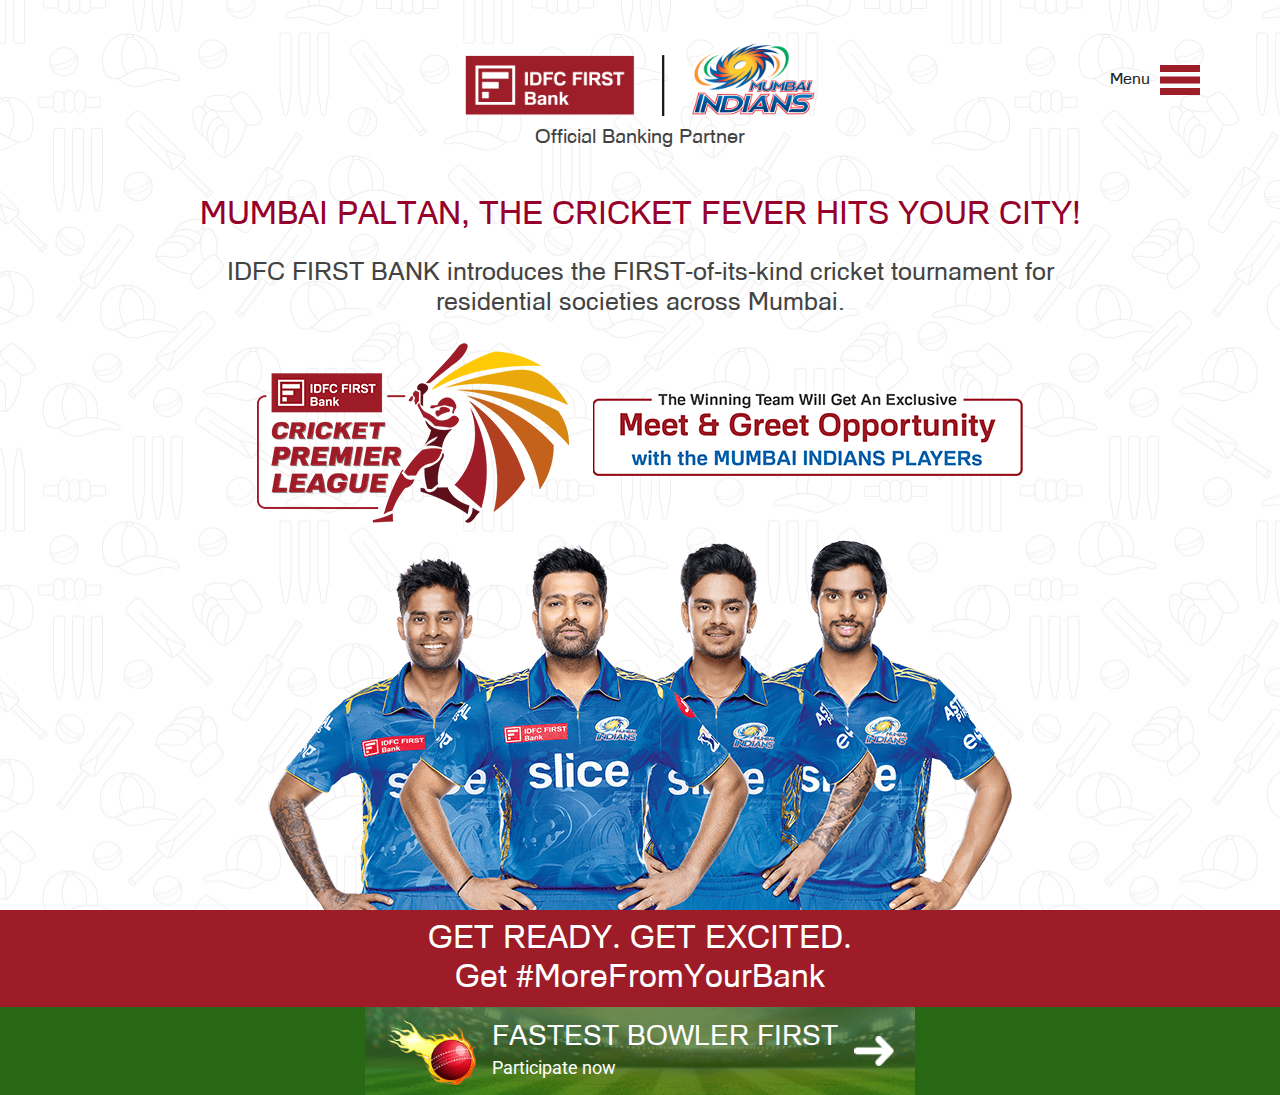
<file: index.html>
<!DOCTYPE html>
<html lang="en">
  <head>
    <meta charset="UTF-8" />
    <meta http-equiv="X-UA-Compatible" content="IE=edge" />
    <meta name="viewport" content="width=device-width, initial-scale=1.0" />
    <title>IDFC Mumbai - Home</title>

    <!-- Bootstrap CSS -->
    <link rel="stylesheet" href="assets/css/bootstrap.min.css" />

    <!-- Custom CSS -->
    <link rel="stylesheet" href="assets/css/style.css" />

    <!-- Responsive CSS -->
    <link rel="stylesheet" href="assets/css/responsive.css" />
  </head>
  <body>
    <!-- Header Part HTML Start -->

    <div id="body-overlay"></div>

    <header class="home-header">
      <!-- Navigation Section HTML Start -->

      <nav class="navbar">
        <div class="nav-wrapper">
          <div class="container">
            <div class="nav-menu">
              <div class="nav-logo">
                <img src="assets/images/logo.png" alt="logo" />
                <h4>Official Banking Partner</h4>
              </div>
            </div>
            <div class="menu-icon d-flex align-items-center" id="menu-open">
              <p class="m-0 d-none d-lg-block">Menu</p>
              <img src="assets/images/bars.png" alt="bars" />
            </div>
          </div>
        </div>
      </nav>

      <!-- Navigation Section HTML End -->

      <!-- Sidebar Section HTML Start -->

      <section id="Sidebar">
        <div class="sidebar-wrapper">
          <div class="sidebar">
            <div class="cross-icon" id="menu-close">
              <img src="assets/images/cross.png" alt="cross" />
            </div>
            <div class="sidebar-menu">
              <ul>
                <li><a href="#">Home</a></li>
                <li><a href="#">About</a></li>
                <li><a href="#">Schedule</a></li>
                <li><a href="#">Watch Live</a></li>
                <li><a href="#">Scoreboard</a></li>
                <li><a href="#">Rules</a></li>
                <li><a href="#">Prizes</a></li>
                <hr />
                <li><a href="#">Register</a></li>
                <li><a href="#">Login</a></li>
              </ul>
            </div>
          </div>
        </div>
      </section>

      <!-- Sidebar Section HTML End -->

      <!-- Home Hero Section HTML Star -->

      <section id="Home-hero">
        <div class="home-hero-wrapper">
          <div class="container">
            <div class="home-hero-content">
              <h2>MUMBAI PALTAN, The cricket fever hits your city!</h2>
              <h4>
                IDFC FIRST BANK introduces the FIRST-of-its-kind cricket
                tournament for <br class="d-none d-md-block" />
                residential societies across Mumbai.
              </h4>
              <div
                class="league-img d-md-flex justify-content-center align-items-center pt-3"
              >
                <img
                  class="cpl-img"
                  src="assets/images/cricket-league-icon.png"
                  alt="cricket-league-icon"
                />
                <img
                  class="meet-img pt-3 pt-md-0 ps-md-4"
                  src="assets/images/meet&greet.png"
                  alt="greet"
                />
              </div>
              <div class="team-img pt-3">
                <img src="assets/images/team-imgae.png" alt="team-imgae" />
              </div>
            </div>
          </div>
        </div>
      </section>

      <!-- Home Hero Section HTML End -->
    </header>

    <!-- Header Part HTML End -->

    <!-- Get Ready Section HTML Start -->

    <section id="Get-ready">
      <div class="get-ready-wrapper">
        <div class="container">
          <div class="get-ready-content text-center">
            <h2>GET READY. GET EXCITED.</h2>
            <h3>Get #MoreFromYourBank</h3>
          </div>
        </div>
      </div>
    </section>

    <!-- Get Ready Section HTML End -->

    <!-- Participate Section HTML Start -->

    <section id="Participate">
      <div class="participate-wrapper">
        <div class="participate-btn">
          <a href="#" class="d-flex justify-content-center align-items-center">
            <img class="ball-icon" src="assets/images/ball-icon.png" alt="" />
            <div class="px-2 px-md-3">
              <h4>FASTEST BOWLER FIRST</h4>
              <p>Participate now</p>
            </div>
            <img
              class="participate-arrow"
              src="assets/images/arrow-right.png"
              alt="arrow-right"
            />
          </a>
        </div>
      </div>
    </section>

    <!-- Participate Section HTML End -->

    <!-- Bootstrap JavaScript -->
    <script src="assets/js/bootstrap.min.js"></script>

    <!-- Custom JavaScript -->
    <script src="assets/js/script.js"></script>
  </body>
</html>
</file>
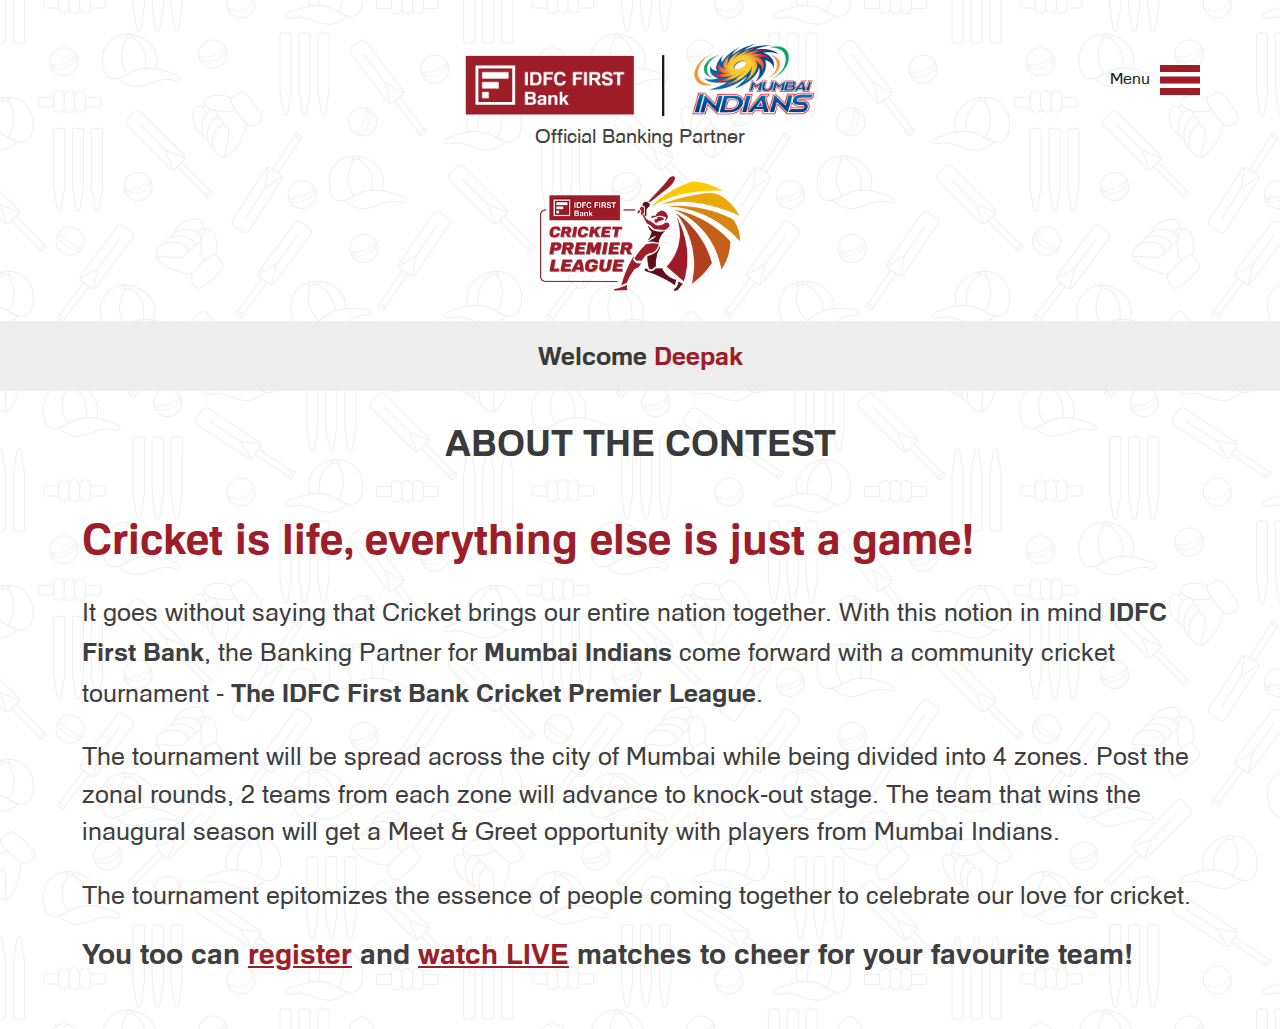
<file: abou.html>
<!DOCTYPE html>
<html lang="en">
  <head>
    <meta charset="UTF-8" />
    <meta http-equiv="X-UA-Compatible" content="IE=edge" />
    <meta name="viewport" content="width=device-width, initial-scale=1.0" />
    <title>IDFC Mumbai - About</title>

    <!-- Bootstrap CSS -->
    <link rel="stylesheet" href="assets/css/bootstrap.min.css" />

    <!-- Custom CSS -->
    <link rel="stylesheet" href="assets/css/style.css" />

    <!-- Responsive CSS -->
    <link rel="stylesheet" href="assets/css/responsive.css" />
  </head>
  <body class="body">
    <!-- Header Part HTML Start -->

    <div id="body-overlay"></div>

    <header>
      <!-- Navigation Section HTML Start -->

      <nav class="navbar">
        <div class="nav-wrapper">
          <div class="container">
            <div class="nav-menu">
              <div class="nav-logo">
                <img src="assets/images/logo.png" alt="logo" />
                <h4>Official Banking Partner</h4>
              </div>
            </div>
            <div class="menu-icon d-flex align-items-center" id="menu-open">
              <p class="m-0 d-none d-lg-block">Menu</p>
              <img src="assets/images/bars.png" alt="bars" />
            </div>
          </div>
        </div>
      </nav>

      <!-- Navigation Section HTML End -->

      <!-- Sidebar Section HTML Start -->

      <section id="Sidebar">
        <div class="sidebar-wrapper">
          <div class="sidebar">
            <div class="cross-icon" id="menu-close">
              <img src="assets/images/cross.png" alt="cross" />
            </div>
            <div class="sidebar-menu">
              <ul>
                <li><a href="#">Home</a></li>
                <li><a href="#">About</a></li>
                <li><a href="#">Schedule</a></li>
                <li><a href="#">Watch Live</a></li>
                <li><a href="#">Scoreboard</a></li>
                <li><a href="#">Rules</a></li>
                <li><a href="#">Prizes</a></li>
                <hr />
                <li><a href="#">Register</a></li>
                <li><a href="#">Login</a></li>
              </ul>
            </div>
          </div>
        </div>
      </section>

      <!-- Sidebar Section HTML End -->

      <!-- Common Hero Section HTML Start -->

      <section id="Common-hero">
        <div class="common-hero-wrapper">
          <div class="common-hero-content">
            <div class="common-hero-logo text-center">
              <img
                src="assets/images/cricket-league-icon.png"
                alt="cricket-league-icon"
              />
            </div>
            <div class="welcome-btn">
              <h5>Welcome <span>Deepak</span></h5>
            </div>
          </div>
        </div>
      </section>

      <!-- Common Hero Section HTML End -->
    </header>

    <!-- Header Part HTML End -->

    <!-- Main Part HTML Start -->

    <main>
      <!-- About Section HTML Start -->

      <section id="About">
        <div class="about-wrapper">
          <div class="container">
            <div class="about-container">
              <h2>ABOUT THE CONTEST</h2>
              <div class="about-content">
                <h3>Cricket is life, everything else is just a game!</h3>
                <p>
                  It goes without saying that Cricket brings our entire nation
                  together. With this notion in mind
                  <span>IDFC First Bank</span>, the Banking Partner for
                  <span>Mumbai Indians</span> come forward with a community
                  cricket tournament -
                  <span>The IDFC First Bank Cricket Premier League</span>.
                </p>
                <p>
                  The tournament will be spread across the city of Mumbai while
                  being divided into 4 zones. Post the zonal rounds, 2 teams
                  from each zone will advance to knock-out stage. The team that
                  wins the inaugural season will get a Meet & Greet opportunity
                  with players from Mumbai Indians.
                </p>
                <p>
                  The tournament epitomizes the essence of people coming
                  together to celebrate our love for cricket.
                </p>
                <h4>
                  You too can <a href="#">register</a> and
                  <a href="#">watch LIVE</a> matches to cheer for your favourite
                  team!
                </h4>
              </div>
            </div>
          </div>
        </div>
      </section>

      <!-- About Section HTML End -->
    </main>

    <!-- Main Part HTML End -->

    <!-- Bootstrap JavaScript -->
    <script src="assets/js/bootstrap.min.js"></script>

    <!-- Custom JavaScript -->
    <script src="assets/js/script.js"></script>
  </body>
</html>
</file>
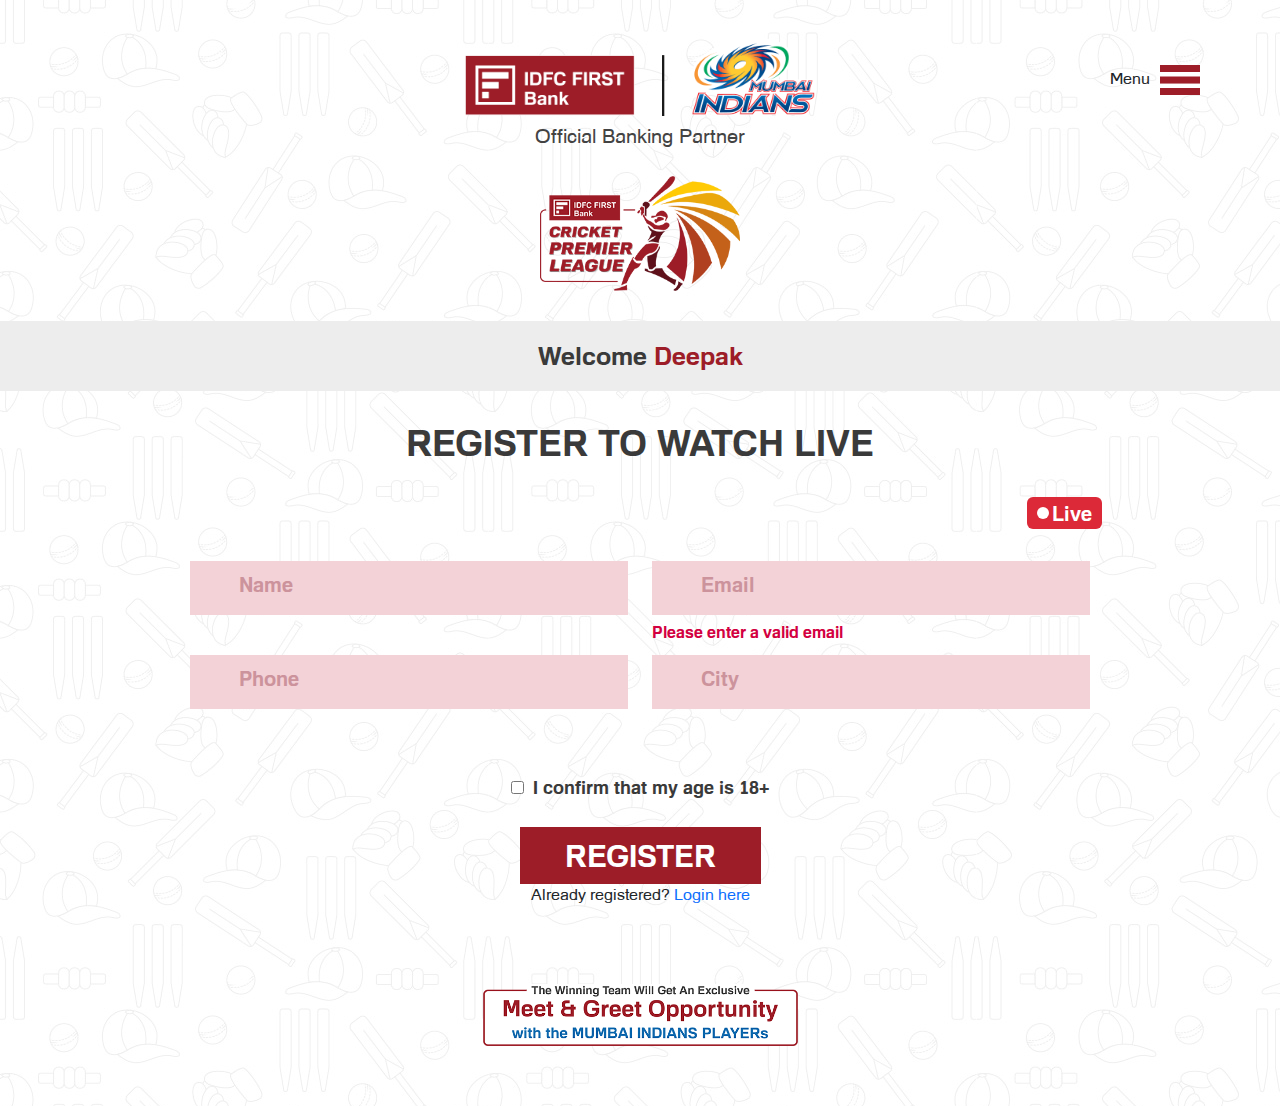
<file: register.html>
<!DOCTYPE html>
<html lang="en">
  <head>
    <meta charset="UTF-8" />
    <meta http-equiv="X-UA-Compatible" content="IE=edge" />
    <meta name="viewport" content="width=device-width, initial-scale=1.0" />
    <title>IDFC Mumbai - Register</title>

    <!-- Bootstrap CSS -->
    <link rel="stylesheet" href="assets/css/bootstrap.min.css" />

    <!-- Custom CSS -->
    <link rel="stylesheet" href="assets/css/style.css" />

    <!-- Responsive CSS -->
    <link rel="stylesheet" href="assets/css/responsive.css" />
  </head>
  <body class="body">
    <!-- Header Part HTML Start -->

    <div id="body-overlay"></div>

    <header>
      <!-- Navigation Section HTML Start -->

      <nav class="navbar">
        <div class="nav-wrapper">
          <div class="container">
            <div class="nav-menu">
              <div class="nav-logo">
                <img src="assets/images/logo.png" alt="logo" />
                <h4>Official Banking Partner</h4>
              </div>
            </div>
            <div class="menu-icon d-flex align-items-center" id="menu-open">
              <p class="m-0 d-none d-lg-block">Menu</p>
              <img src="assets/images/bars.png" alt="bars" />
            </div>
          </div>
        </div>
      </nav>

      <!-- Navigation Section HTML End -->

      <!-- Sidebar Section HTML Start -->

      <section id="Sidebar">
        <div class="sidebar-wrapper">
          <div class="sidebar">
            <div class="cross-icon" id="menu-close">
              <img src="assets/images/cross.png" alt="cross" />
            </div>
            <div class="sidebar-menu">
              <ul>
                <li><a href="#">Home</a></li>
                <li><a href="#">About</a></li>
                <li><a href="#">Schedule</a></li>
                <li><a href="#">Watch Live</a></li>
                <li><a href="#">Scoreboard</a></li>
                <li><a href="#">Rules</a></li>
                <li><a href="#">Prizes</a></li>
                <hr />
                <li><a href="#">Register</a></li>
                <li><a href="#">Login</a></li>
              </ul>
            </div>
          </div>
        </div>
      </section>

      <!-- Sidebar Section HTML End -->

      <!-- Common Hero Section HTML Start -->

      <section id="Common-hero">
        <div class="common-hero-wrapper">
          <div class="common-hero-content">
            <div class="common-hero-logo text-center">
              <img
                src="assets/images/cricket-league-icon.png"
                alt="cricket-league-icon"
              />
            </div>
            <div class="welcome-btn">
              <h5>Welcome <span>Deepak</span></h5>
            </div>
          </div>
        </div>
      </section>

      <!-- Common Hero Section HTML End -->
    </header>

    <!-- Header Part HTML End -->

    <!-- Main Part HTML Start -->

    <main>
      <!-- Register Section HTML Start -->

      <section id="Register">
        <div class="register-wrapper">
          <div class="container">
            <div class="register-title">
              <h2>REGISTER TO WATCH LIVE</h2>
            </div>
            <div
              class="live-btn d-flex justify-content-end py-4 mb-2 mx-lg-5 px-lg-5"
            >
              <span>Live</span>
            </div>
            <div class="register-form-wrapper">
              <form>
                <div class="row text-md-center mx-lg-5 px-lg-5">
                  <div class="col-md-6">
                    <div class="form-input-field">
                      <input type="text" placeholder="Name" required />
                    </div>
                    <div class="form-input-field">
                      <input type="text" placeholder="Phone" required />
                    </div>
                  </div>
                  <div class="col-md-6">
                    <div class="form-input-field">
                      <input type="email" placeholder="Email" required />
                      <div class="warning-message">
                        <p>Please enter a valid email</p>
                      </div>
                    </div>
                    <div class="form-input-field">
                      <input type="text" placeholder="City" required />
                    </div>
                  </div>
                  <div class="checkbox">
                    <input type="checkbox" />
                    <label>I confirm that my age is 18+ </label>
                  </div>
                  <div class="form-btn-field">
                    <input type="submit" value="REGISTER" />
                  </div>
                  <div class="already-register-btn text-center">
                    <p>Already registered? <a href="#">Login here</a></p>
                  </div>
                  <div class="meet-greet-icon text-center">
                    <img
                      src="assets/images/meet&greet2.png"
                      alt="meet&greet2"
                    />
                  </div>
                </div>
              </form>
            </div>
          </div>
        </div>
      </section>

      <!-- Register Section HTML End -->
    </main>

    <!-- Main Part HTML End -->

    <!-- Bootstrap JavaScript -->
    <script src="assets/js/bootstrap.min.js"></script>

    <!-- Custom JavaScript -->
    <script src="assets/js/script.js"></script>
  </body>
</html>
</file>
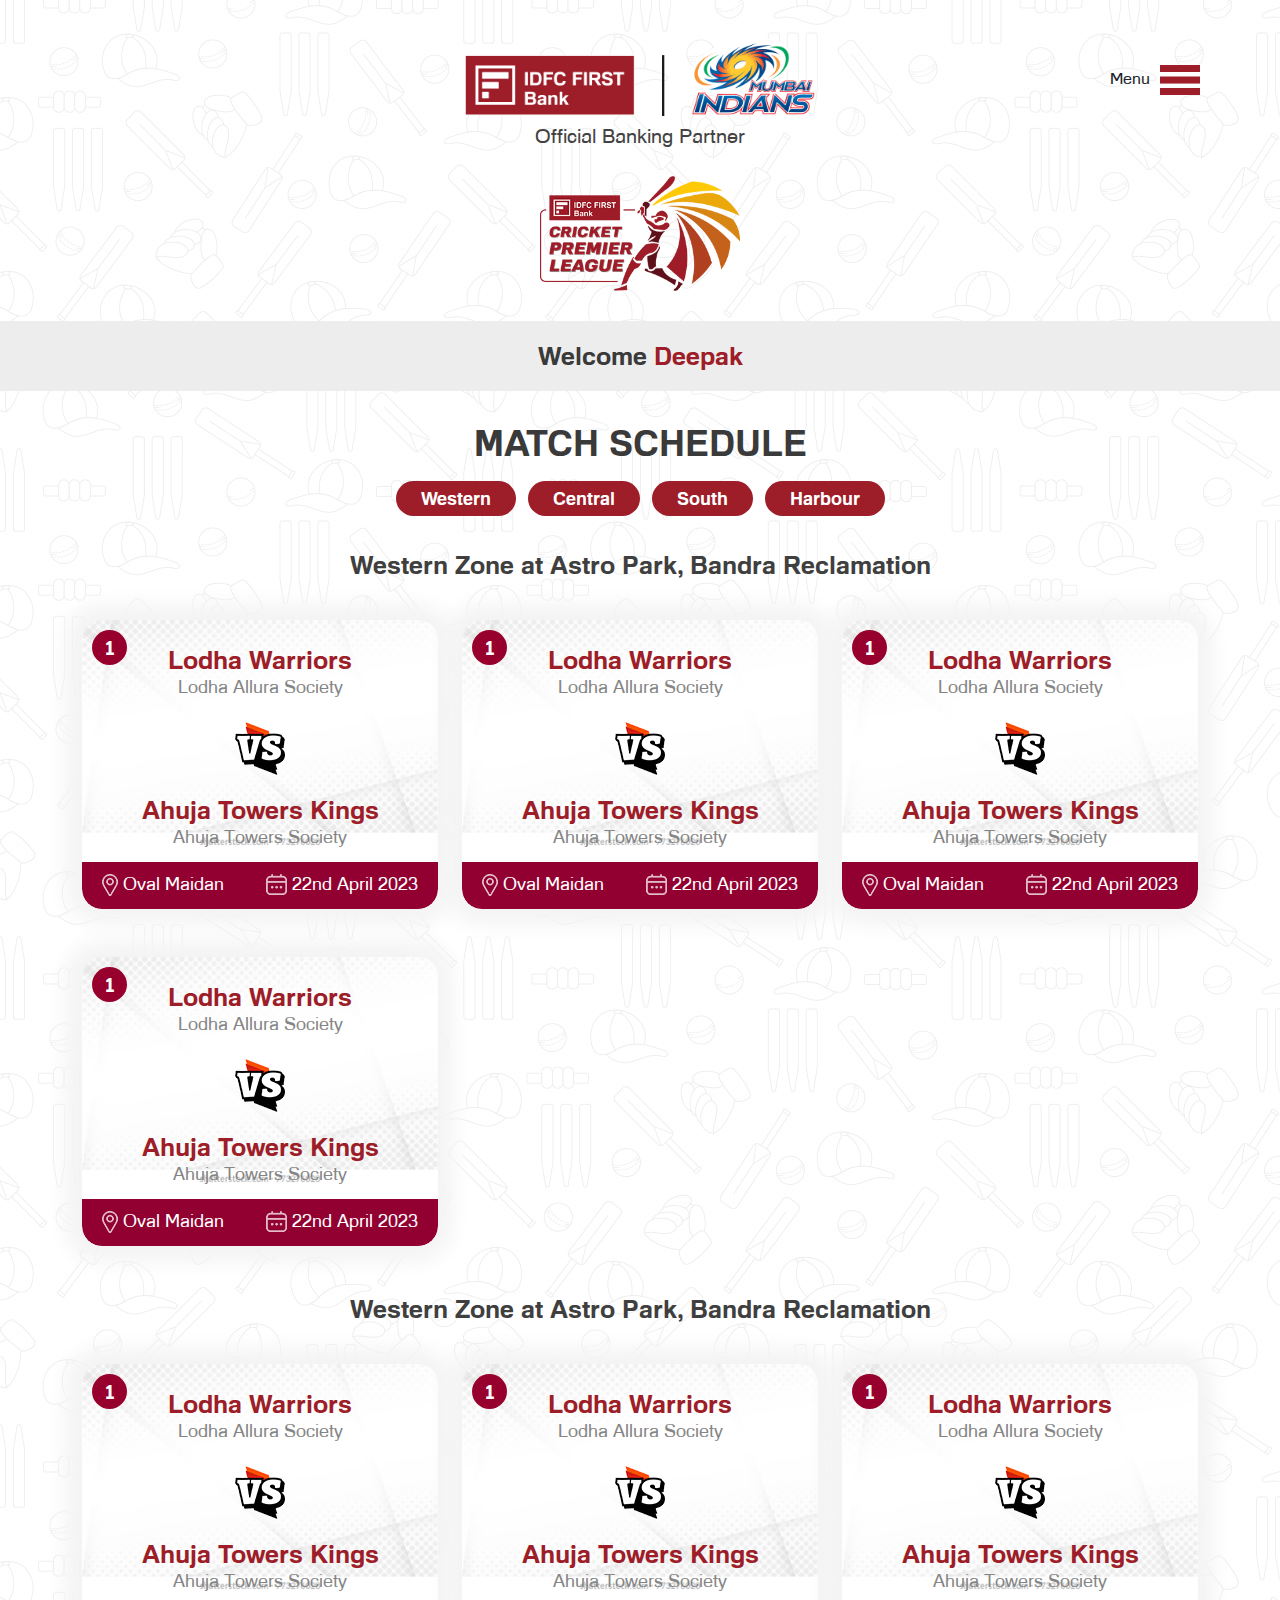
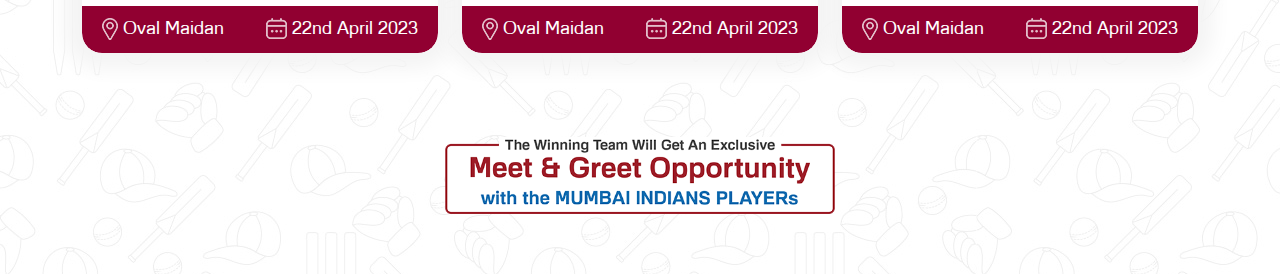
<file: schedule.html>
<!DOCTYPE html>
<html lang="en">
  <head>
    <meta charset="UTF-8" />
    <meta http-equiv="X-UA-Compatible" content="IE=edge" />
    <meta name="viewport" content="width=device-width, initial-scale=1.0" />
    <title>IDFC Mumbai - Schedule</title>

    <!-- Bootstrap CSS -->
    <link rel="stylesheet" href="assets/css/bootstrap.min.css" />

    <!-- Custom CSS -->
    <link rel="stylesheet" href="assets/css/style.css" />

    <!-- Responsive CSS -->
    <link rel="stylesheet" href="assets/css/responsive.css" />
  </head>
  <body class="body">
    <!-- Header Part HTML Start -->

    <div id="body-overlay"></div>

    <header>
      <!-- Navigation Section HTML Start -->

      <nav class="navbar">
        <div class="nav-wrapper">
          <div class="container">
            <div class="nav-menu">
              <div class="nav-logo">
                <img src="assets/images/logo.png" alt="logo" />
                <h4>Official Banking Partner</h4>
              </div>
            </div>
            <div class="menu-icon d-flex align-items-center" id="menu-open">
              <p class="m-0 d-none d-lg-block">Menu</p>
              <img src="assets/images/bars.png" alt="bars" />
            </div>
          </div>
        </div>
      </nav>

      <!-- Navigation Section HTML End -->

      <!-- Sidebar Section HTML Start -->

      <section id="Sidebar">
        <div class="sidebar-wrapper">
          <div class="sidebar">
            <div class="cross-icon" id="menu-close">
              <img src="assets/images/cross.png" alt="cross" />
            </div>
            <div class="sidebar-menu">
              <ul>
                <li><a href="#">Home</a></li>
                <li><a href="#">About</a></li>
                <li><a href="#">Schedule</a></li>
                <li><a href="#">Watch Live</a></li>
                <li><a href="#">Scoreboard</a></li>
                <li><a href="#">Rules</a></li>
                <li><a href="#">Prizes</a></li>
                <hr />
                <li><a href="#">Register</a></li>
                <li><a href="#">Login</a></li>
              </ul>
            </div>
          </div>
        </div>
      </section>

      <!-- Sidebar Section HTML End -->

      <!-- Common Hero Section HTML Start -->

      <section id="Common-hero">
        <div class="common-hero-wrapper">
          <div class="common-hero-content">
            <div class="common-hero-logo text-center">
              <img
                src="assets/images/cricket-league-icon.png"
                alt="cricket-league-icon"
              />
            </div>
            <div class="welcome-btn">
              <h5>Welcome <span>Deepak</span></h5>
            </div>
          </div>
        </div>
      </section>

      <!-- Common Hero Section HTML End -->
    </header>

    <!-- Header Part HTML End -->

    <!-- Main Part HTML Start -->

    <main>
      <!-- Match Schedule Section HTML Start -->

      <section id="Match-schedule">
        <div class="match-schedule-wrapper">
          <div class="container">
            <div class="match-title">
              <h2>MATCH SCHEDULE</h2>
            </div>
            <div
              class="match-schedule-buttons d-flex justify-content-center align-items-center pt-2 pb-4"
            >
              <a href="#">Western</a>
              <a href="#">Central</a>
              <a href="#">South</a>
              <a href="#">Harbour</a>
            </div>
            <div class="matches">
              <h3>Western Zone at Astro Park, Bandra Reclamation</h3>
              <div class="row">
                <div class="col-md-6 col-lg-4">
                  <div class="match-card position-relative">
                    <div class="m-number">
                      <span>1</span>
                    </div>
                    <div class="match-content">
                      <h4>Lodha Warriors</h4>
                      <p>Lodha Allura Society</p>
                      <img src="assets/images/vs-icon.png" alt="vs-icon" />
                      <h4>Ahuja Towers Kings</h4>
                      <p>Ahuja Towers Society</p>
                    </div>
                    <div
                      class="match-card-bottom d-flex justify-content-between align-items-center"
                    >
                      <p>
                        <img
                          src="assets/images/location-icon.png"
                          alt="location-icon"
                        />
                        Oval Maidan
                      </p>
                      <p>
                        <img
                          src="assets/images/calender-icon.png"
                          alt="calender-icon"
                        />
                        22nd April 2023
                      </p>
                    </div>
                    <div class="match-card-bg">
                      <img src="assets/images/match-bg.png" alt="match-bg" />
                    </div>
                  </div>
                </div>
                <div class="col-md-6 col-lg-4 mt-5 mt-md-0">
                  <div class="match-card position-relative">
                    <div class="m-number">
                      <span>1</span>
                    </div>
                    <div class="match-content">
                      <h4>Lodha Warriors</h4>
                      <p>Lodha Allura Society</p>
                      <img src="assets/images/vs-icon.png" alt="vs-icon" />
                      <h4>Ahuja Towers Kings</h4>
                      <p>Ahuja Towers Society</p>
                    </div>
                    <div
                      class="match-card-bottom d-flex justify-content-between align-items-center"
                    >
                      <p>
                        <img
                          src="assets/images/location-icon.png"
                          alt="location-icon"
                        />
                        Oval Maidan
                      </p>
                      <p>
                        <img
                          src="assets/images/calender-icon.png"
                          alt="calender-icon"
                        />
                        22nd April 2023
                      </p>
                    </div>
                    <div class="match-card-bg">
                      <img src="assets/images/match-bg.png" alt="match-bg" />
                    </div>
                  </div>
                </div>
                <div class="col-md-6 col-lg-4 mt-5 mt-lg-0">
                  <div class="match-card position-relative">
                    <div class="m-number">
                      <span>1</span>
                    </div>
                    <div class="match-content">
                      <h4>Lodha Warriors</h4>
                      <p>Lodha Allura Society</p>
                      <img src="assets/images/vs-icon.png" alt="vs-icon" />
                      <h4>Ahuja Towers Kings</h4>
                      <p>Ahuja Towers Society</p>
                    </div>
                    <div
                      class="match-card-bottom d-flex justify-content-between align-items-center"
                    >
                      <p>
                        <img
                          src="assets/images/location-icon.png"
                          alt="location-icon"
                        />
                        Oval Maidan
                      </p>
                      <p>
                        <img
                          src="assets/images/calender-icon.png"
                          alt="calender-icon"
                        />
                        22nd April 2023
                      </p>
                    </div>
                    <div class="match-card-bg">
                      <img src="assets/images/match-bg.png" alt="match-bg" />
                    </div>
                  </div>
                </div>
                <div class="col-md-6 col-lg-4 mt-5">
                  <div class="match-card position-relative">
                    <div class="m-number">
                      <span>1</span>
                    </div>
                    <div class="match-content">
                      <h4>Lodha Warriors</h4>
                      <p>Lodha Allura Society</p>
                      <img src="assets/images/vs-icon.png" alt="vs-icon" />
                      <h4>Ahuja Towers Kings</h4>
                      <p>Ahuja Towers Society</p>
                    </div>
                    <div
                      class="match-card-bottom d-flex justify-content-between align-items-center"
                    >
                      <p>
                        <img
                          src="assets/images/location-icon.png"
                          alt="location-icon"
                        />
                        Oval Maidan
                      </p>
                      <p>
                        <img
                          src="assets/images/calender-icon.png"
                          alt="calender-icon"
                        />
                        22nd April 2023
                      </p>
                    </div>
                    <div class="match-card-bg">
                      <img src="assets/images/match-bg.png" alt="match-bg" />
                    </div>
                  </div>
                </div>
              </div>
            </div>
            <div class="matches mt-5">
              <h3>Western Zone at Astro Park, Bandra Reclamation</h3>
              <div class="row">
                <div class="col-md-6 col-lg-4">
                  <div class="match-card position-relative">
                    <div class="m-number">
                      <span>1</span>
                    </div>
                    <div class="match-content">
                      <h4>Lodha Warriors</h4>
                      <p>Lodha Allura Society</p>
                      <img src="assets/images/vs-icon.png" alt="vs-icon" />
                      <h4>Ahuja Towers Kings</h4>
                      <p>Ahuja Towers Society</p>
                    </div>
                    <div
                      class="match-card-bottom d-flex justify-content-between align-items-center"
                    >
                      <p>
                        <img
                          src="assets/images/location-icon.png"
                          alt="location-icon"
                        />
                        Oval Maidan
                      </p>
                      <p>
                        <img
                          src="assets/images/calender-icon.png"
                          alt="calender-icon"
                        />
                        22nd April 2023
                      </p>
                    </div>
                    <div class="match-card-bg">
                      <img src="assets/images/match-bg.png" alt="match-bg" />
                    </div>
                  </div>
                </div>
                <div class="col-md-6 col-lg-4 mt-5 mt-md-0">
                  <div class="match-card position-relative">
                    <div class="m-number">
                      <span>1</span>
                    </div>
                    <div class="match-content">
                      <h4>Lodha Warriors</h4>
                      <p>Lodha Allura Society</p>
                      <img src="assets/images/vs-icon.png" alt="vs-icon" />
                      <h4>Ahuja Towers Kings</h4>
                      <p>Ahuja Towers Society</p>
                    </div>
                    <div
                      class="match-card-bottom d-flex justify-content-between align-items-center"
                    >
                      <p>
                        <img
                          src="assets/images/location-icon.png"
                          alt="location-icon"
                        />
                        Oval Maidan
                      </p>
                      <p>
                        <img
                          src="assets/images/calender-icon.png"
                          alt="calender-icon"
                        />
                        22nd April 2023
                      </p>
                    </div>
                    <div class="match-card-bg">
                      <img src="assets/images/match-bg.png" alt="match-bg" />
                    </div>
                  </div>
                </div>
                <div class="col-md-6 col-lg-4 mt-5 mt-lg-0">
                  <div class="match-card position-relative">
                    <div class="m-number">
                      <span>1</span>
                    </div>
                    <div class="match-content">
                      <h4>Lodha Warriors</h4>
                      <p>Lodha Allura Society</p>
                      <img src="assets/images/vs-icon.png" alt="vs-icon" />
                      <h4>Ahuja Towers Kings</h4>
                      <p>Ahuja Towers Society</p>
                    </div>
                    <div
                      class="match-card-bottom d-flex justify-content-between align-items-center"
                    >
                      <p>
                        <img
                          src="assets/images/location-icon.png"
                          alt="location-icon"
                        />
                        Oval Maidan
                      </p>
                      <p>
                        <img
                          src="assets/images/calender-icon.png"
                          alt="calender-icon"
                        />
                        22nd April 2023
                      </p>
                    </div>
                    <div class="match-card-bg">
                      <img src="assets/images/match-bg.png" alt="match-bg" />
                    </div>
                  </div>
                </div>
              </div>
            </div>
            <div class="meet-greet-icon text-center mt-4">
              <img src="assets/images/meet&greet2.png" alt="meet&greet2" />
            </div>
          </div>
        </div>
      </section>

      <!-- Match Schedule Section HTML End -->
    </main>

    <!-- Main Part HTML End -->

    <!-- Bootstrap JavaScript -->
    <script src="assets/js/bootstrap.min.js"></script>

    <!-- Custom JavaScript -->
    <script src="assets/js/script.js"></script>
  </body>
</html>
</file>
<file: assets/css/style.css>
/* Base Styles CSS Start */

/* Fonts */

@import url("https://fonts.googleapis.com/css2?family=Roboto:wght@300;400;500;700&display=swap");

@font-face {
  font-family: familiar-pro;
  src: url(../font/FamiliarPro-Regular.TTF);
  font-weight: 400;
}

@font-face {
  font-family: familiar-pro;
  src: url(../font/FamiliarPro-Bold.otf);
  font-weight: 700;
}

* {
  margin: 0;
  padding: 0;
  box-sizing: border-box;
}

body {
  font-family: "Roboto", sans-serif;
  font-family: familiar-pro;
  scroll-behavior: smooth;
}

.body {
  background: url(../images/background.jpg);
}

#body-overlay {
  width: 100vw;
  height: 100vh;
  display: none;
  position: fixed;
  z-index: 3;
  top: 0;
  overflow: hidden;
  background: rgba(0, 0, 0, 0.5);
}

#body-overlay.active {
  display: block;
}

ol,
ul {
  margin: 0;
  padding: 0;
}

li {
  list-style: none;
}

a {
  text-decoration: none;
  cursor: pointer;
}

img {
  max-width: 100%;
}

/* Base Styles CSS End */

/* Header Part CSS Start */

/* Navigation Section CSS Start */

.nav-wrapper {
  padding-top: 30px;
}

.nav-menu {
  position: absolute;
  left: 50%;
  transform: translate(-50%);
}

.nav-logo {
  text-align: center;
}

.nav-logo img {
  max-width: 350px;
  width: 100%;
}

.nav-logo h4 {
  font-size: 20px;
  color: #434343;
  padding-top: 10px;
}

.menu-icon {
  position: absolute;
  top: 65px;
  right: 80px;
  cursor: pointer;
}

.menu-icon img {
  width: 40px;
  margin-left: 10px;
}

/* Navigation Section CSS End */

/* Sidebar Section CSS Start */

.sidebar {
  position: fixed;
  top: 0;
  right: -500px;
  background: #950030;
  width: 250px;
  height: 100%;
  padding: 0 30px;
  transition: right 0.3s ease-in-out;
  box-shadow: 5px 5px 11px 8px #000000b5;
  z-index: 999;
}

.sidebar.active {
  right: 0;
}

.cross-icon {
  padding: 30px 0 80px;
}

.cross-icon img {
  width: 25px;
  float: right;
  cursor: pointer;
}

.sidebar-menu li {
  padding: 10px 0;
}

.sidebar-menu li a {
  font-size: 18px;
  color: #ffffff;
}

.sidebar-menu hr {
  margin: 30px 0;
  border-top: 1px solid #ffffff;
  opacity: 0.5;
}

/* Sidebar Section CSS End */

/* Home Hero Section CSS Start */

.home-header {
  background: url(../images/background.jpg);
}

.home-hero-wrapper {
  padding-top: 150px;
  text-align: center;
}

.home-hero-content h2 {
  font-size: 32px;
  text-transform: uppercase;
  color: #96002b;
  margin-bottom: 25px;
}

.home-hero-content h4 {
  font-size: 25px;
  color: #434343;
}

/* Home Hero Section CSS End */

/* Header Part CSS End */

/* Get Ready Section CSS Start */

.get-ready-wrapper {
  background: #9d1c27;
  padding: 10px 0;
}

.get-ready-content h2 {
  font-size: 32px;
  text-transform: uppercase;
  color: #ffffff;
  margin-bottom: 0;
}

.get-ready-content h3 {
  font-size: 32px;
  color: #ffffff;
  margin-bottom: 0;
}

/* Get Ready Section CSS End */

/* Participate Section CSS Start */

.participate-wrapper {
  background: #286713;
}

.participate-btn {
  max-width: 550px;
  width: 100%;
  margin: auto;
  background: url(../images/participate-btn-bg.png);
  padding: 10px 0;
}

.participate-btn .ball-icon {
  width: 90px;
}

.participate-btn .participate-arrow {
  width: 40px;
}

.participate-btn a h4 {
  font-size: 28px;
  text-transform: uppercase;
  color: #ffffff;
  margin-bottom: 0;
}

.participate-btn a p {
  font-family: "Roboto", sans-serif;
  font-size: 18px;
  color: #ffffff;
  margin-bottom: 0;
}

/* Participate Section CSS End */

/* ============***============
About Page CSS
============***============ */

/* Common Hero Section CSS Start */

.common-hero-wrapper {
  padding-top: 130px;
}

.common-hero-logo img {
  max-width: 200px;
}

.welcome-btn h5 {
  font-size: 25px;
  font-weight: 700;
  text-align: center;
  color: #3a3a3a;
  background: #ededed;
  padding: 20px 0;
  margin-top: 30px;
  margin-bottom: 0;
}

.welcome-btn h5 span {
  color: #9d1d28;
}

/* Common Hero Section CSS End */

/* About Section CSS Start */

.about-wrapper {
  padding: 30px 0 50px;
}

.about-container h2 {
  font-size: 36px;
  font-weight: 700;
  text-align: center;
  color: #3a3a3a;
}

.about-content {
  padding-top: 40px;
}

.about-content h3 {
  font-size: 42px;
  font-weight: 700;
  color: #9d1d28;
  margin-bottom: 25px;
}

.about-content p {
  font-size: 25px;
  color: #3f3f3f;
  padding: 5px 0;
}

.about-content p span {
  font-weight: 700;
}

.about-content h4 {
  font-size: 28px;
  font-weight: 700;
  color: #3f3f3f;
}

.about-content h4 a {
  color: #9d1d28;
  text-decoration: underline;
}

/* About Section CSS End */

/* ============***============
Register Page CSS
============***============ */

/* Register Section CSS Start */

.register-wrapper {
  padding: 30px 0 60px;
}

.register-title h2 {
  font-size: 36px;
  font-weight: 700;
  text-align: center;
  color: #3a3a3a;
}

.live-btn span {
  position: relative;
  font-size: 20px;
  font-weight: 700;
  color: #ffffff;
  background: #dc2938;
  padding: 1px 10px 1px 25px;
  border-radius: 6px;
}

.live-btn span::after {
  position: absolute;
  content: "";
  top: 10px;
  left: 10px;
  width: 12px;
  height: 12px;
  background: #ffffff;
  border-radius: 100%;
}

.form-input-field {
  position: relative;
  margin-bottom: 20px;
}

.form-input-field input {
  width: 100%;
  background: #f3d2d7;
  padding: 15px 49px;
  border: none;
  margin-bottom: 20px;
}

.warning-message {
  position: absolute;
}

.warning-message p {
  font-size: 16px;
  font-weight: 700;
  text-align: left;
  color: #d30040;
  position: relative;
  margin-top: -15px;
  margin-bottom: 10px;
}

.form-input-field input:focus {
  outline: 0;
}

.checkbox {
  padding: 25px 0;
}

.checkbox label {
  font-size: 18px;
  font-weight: 700;
  color: #3a3a3a;
  padding-left: 5px;
}

.register-form-wrapper ::placeholder {
  font-size: 20px;
  font-weight: 700;
  color: #cc939c;
}

.form-btn-field input {
  font-size: 30px;
  font-weight: 700;
  color: #ffffff;
  background: #9d1d28;
  padding: 6px 45px;
  border: none;
}

.meet-greet-icon img {
  max-width: 35%;
  width: 100%;
  margin-top: 60px;
}

/* Register Section CSS End */

/* ============***============
Schedule Page CSS
============***============ */

/* Match Schedule Section CSS Start */

.match-schedule-wrapper {
  padding: 30px 0 60px;
}

.match-title h2 {
  font-size: 36px;
  font-weight: 700;
  text-align: center;
  color: #3a3a3a;
}

.match-schedule-buttons a {
  font-size: 18px;
  font-weight: 700;
  color: #ffffff;
  padding: 4px 25px;
  background: #9d1d28;
  margin: 0 6px;
  border-radius: 20px;
}

.matches h3 {
  font-size: 25px;
  font-weight: 700;
  text-align: center;
  color: #3f3f3f;
  margin: 10px 0 40px;
}

.match-card {
  background: #ffffff;
  text-align: center;
  box-shadow: -1px 0px 20px 16px #f4f4f4;
  border-radius: 20px;
  overflow: hidden;
}

.match-card-bg {
  position: absolute;
  top: 0;
  left: 0;
}

.match-card-bg img {
  width: 100%;
  height: 100%;
  object-fit: cover;
}

.match-content {
  position: relative;
  padding-top: 25px;
  z-index: 2;
}

.m-number {
  position: absolute;
  left: 10px;
  top: 10px;
  z-index: 2;
}

.m-number span {
  display: flex;
  justify-content: center;
  align-items: center;
  font-size: 20px;
  font-weight: 700;
  color: #ffffff;
  width: 35px;
  height: 35px;
  background: #97002d;
  border-radius: 100%;
}

.match-content h4 {
  font-size: 25px;
  font-weight: 700;
  color: #9d1d28;
  margin-bottom: 0;
}

.match-content p {
  font-size: 18px;
  color: #858585;
  margin-bottom: 0;
}

.match-content img {
  padding: 20px 0;
}

.match-card-bottom {
  position: relative;
  background: #910031;
  margin-top: 10px;
  padding: 10px 20px;
  border-radius: 0 0 20px 20px;
  z-index: 2;
}

.match-card-bottom p {
  font-size: 18px;
  color: #ffffff;
  margin: 0;
}

/* Match Schedule Section CSS End */
</file>
<file: assets/css/responsive.css>
/* Min Width 1200px and Max Width 1399px */

@media (min-width: 1200px) and (max-width: 1399px) {
}

/* Min Width 992px and Max Width 1199px */

@media (min-width: 992px) and (max-width: 1199px) {
}

/* Min Width 768px and Max Width 991px */

@media (min-width: 768px) and (max-width: 991px) {
  .nav-logo img {
    max-width: 250px;
    width: 100%;
  }

  .home-hero-content h2,
  .get-ready-content h2,
  .get-ready-content h3 {
    font-size: 28px;
  }

  .home-hero-content h4 {
    font-size: 20px;
  }

  .participate-btn a h4 {
    font-size: 25px;
  }

  .about-container h2 {
    font-size: 32px;
  }

  .about-content h3 {
    font-size: 36px;
  }
}

/* Min Width 300px and Max Width 767px */

@media (min-width: 300px) and (max-width: 767px) {
  .nav-logo {
    margin-right: 25px;
  }

  .nav-logo img {
    width: 250px;
  }

  .menu-icon {
    top: 60px;
    right: 20px;
  }

  .nav-logo h4 {
    font-size: 15px;
  }

  .menu-icon img {
    width: 30px;
  }

  .sidebar {
    width: 200px;
  }

  .home-hero-wrapper {
    padding-top: 100px;
  }

  .home-hero-content h2,
  .get-ready-content h2,
  .get-ready-content h3 {
    font-size: 20px;
  }

  .home-hero-content h4 {
    font-size: 15px;
  }

  .cpl-img {
    max-width: 60%;
  }

  .meet-img {
    max-width: 85%;
  }

  .participate-btn {
    background: url(../images/participate-btn-bg.png);
    background-size: contain;
    background-repeat: no-repeat;
  }

  .participate-btn a h4 {
    font-size: 18px;
  }

  .participate-btn a p {
    font-size: 14px;
  }

  .participate-btn .ball-icon {
    width: 60px;
  }

  .participate-btn .participate-arrow {
    width: 25px;
  }

  .common-hero-wrapper {
    padding-top: 100px;
  }

  .common-hero-logo img {
    max-width: 40%;
  }

  .welcome-btn h5 {
    font-size: 20px;
  }

  .about-wrapper,
  .register-wrapper,
  .match-schedule-wrapper {
    padding: 20px 25px 40px;
  }

  .about-container h2,
  .register-title h2,
  .match-title h2 {
    font-size: 26px;
  }

  .about-content {
    padding-top: 10px;
  }

  .about-content h3 {
    font-size: 24px;
    margin-bottom: 10px;
  }

  .about-content p {
    font-size: 20px;
  }

  .about-content h4 {
    font-size: 20px;
  }

  .live-btn {
    padding: 0 0 10px 0 !important;
    margin: 0 !important;
  }

  .live-btn span {
    font-size: 18px;
  }

  .live-btn span::after {
    top: 8px;
  }

  .form-input-field input {
    padding: 15px 30px;
  }

  .register-form-wrapper ::placeholder {
    font-size: 18px;
  }

  .checkbox {
    padding: 0 0 25px 15px;
    position: relative;
    margin-top: -12px;
  }

  .checkbox label,
  .match-content p {
    font-size: 16px;
  }

  .already-register-btn p {
    font-size: 16px;
    font-weight: 700;
    color: #4e4e4e;
    padding-top: 10px;
    margin: 0;
  }

  .already-register-btn p a {
    text-decoration: underline;
    color: #97002d;
  }

  .form-btn-field {
    text-align: center;
  }

  .form-btn-field input {
    font-size: 22px;
  }

  .meet-greet-icon img {
    max-width: 95%;
    width: 100%;
    margin-top: 15px;
  }

  .match-schedule-buttons a {
    font-size: 14px;
    padding: 3px 12px;
  }

  .matches h3 {
    font-size: 18px;
  }

  .match-content h4 {
    font-size: 20px;
  }

  .match-content img {
    padding: 10px 0;
  }

  .match-card-bottom {
    padding: 10px;
  }

  .match-card-bottom p {
    font-size: 14px;
  }
}
</file>
